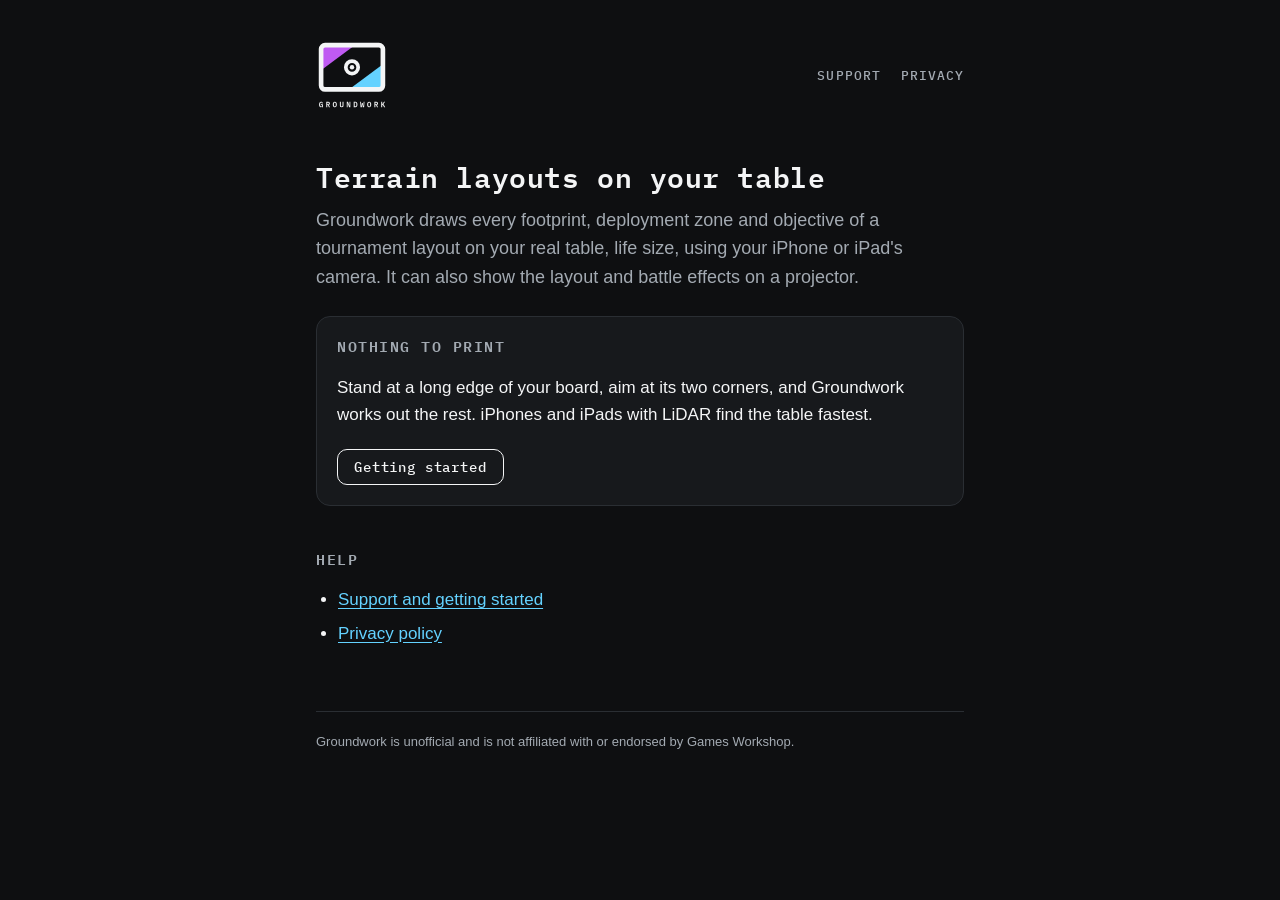
<file: index.html>
<!doctype html>
<html lang="en">
<head>
<meta charset="utf-8">
<meta name="viewport" content="width=device-width, initial-scale=1">
<title>Groundwork</title>
<meta name="description" content="Groundwork draws tournament terrain layouts on your real table in AR, and can run them on a projector.">
<link rel="icon" href="icon.svg" type="image/svg+xml">
<link rel="preconnect" href="https://fonts.googleapis.com">
<link rel="preconnect" href="https://fonts.gstatic.com" crossorigin>
<link rel="stylesheet" href="https://fonts.googleapis.com/css2?family=IBM+Plex+Mono:wght@500;600&display=swap">
<link rel="stylesheet" href="style.css">
</head>
<body>
<div class="page">
  <header class="site">
    <a class="home" href="./"><img src="logo.svg" alt="Groundwork"></a>
    <nav>
      <a href="support/">Support</a>
      <a href="privacy/">Privacy</a>
    </nav>
  </header>

  <main>
    <h1>Terrain layouts on your table</h1>
    <p class="lead">Groundwork draws every footprint, deployment zone and objective of a tournament layout on your real table, life size, using your iPhone or iPad's camera. It can also show the layout and battle effects on a projector.</p>

    <div class="card">
      <h2>Nothing to print</h2>
      <p>Stand at a long edge of your board, aim at its two corners, and Groundwork works out the rest. iPhones and iPads with LiDAR find the table fastest.</p>
      <a class="button" href="support/">Getting started</a>
    </div>

    <h2>Help</h2>
    <ul>
      <li><a href="support/">Support and getting started</a></li>
      <li><a href="privacy/">Privacy policy</a></li>
    </ul>
  </main>

  <footer>
    Groundwork is unofficial and is not affiliated with or endorsed by Games Workshop.
  </footer>
</div>
</body>
</html>
</file>
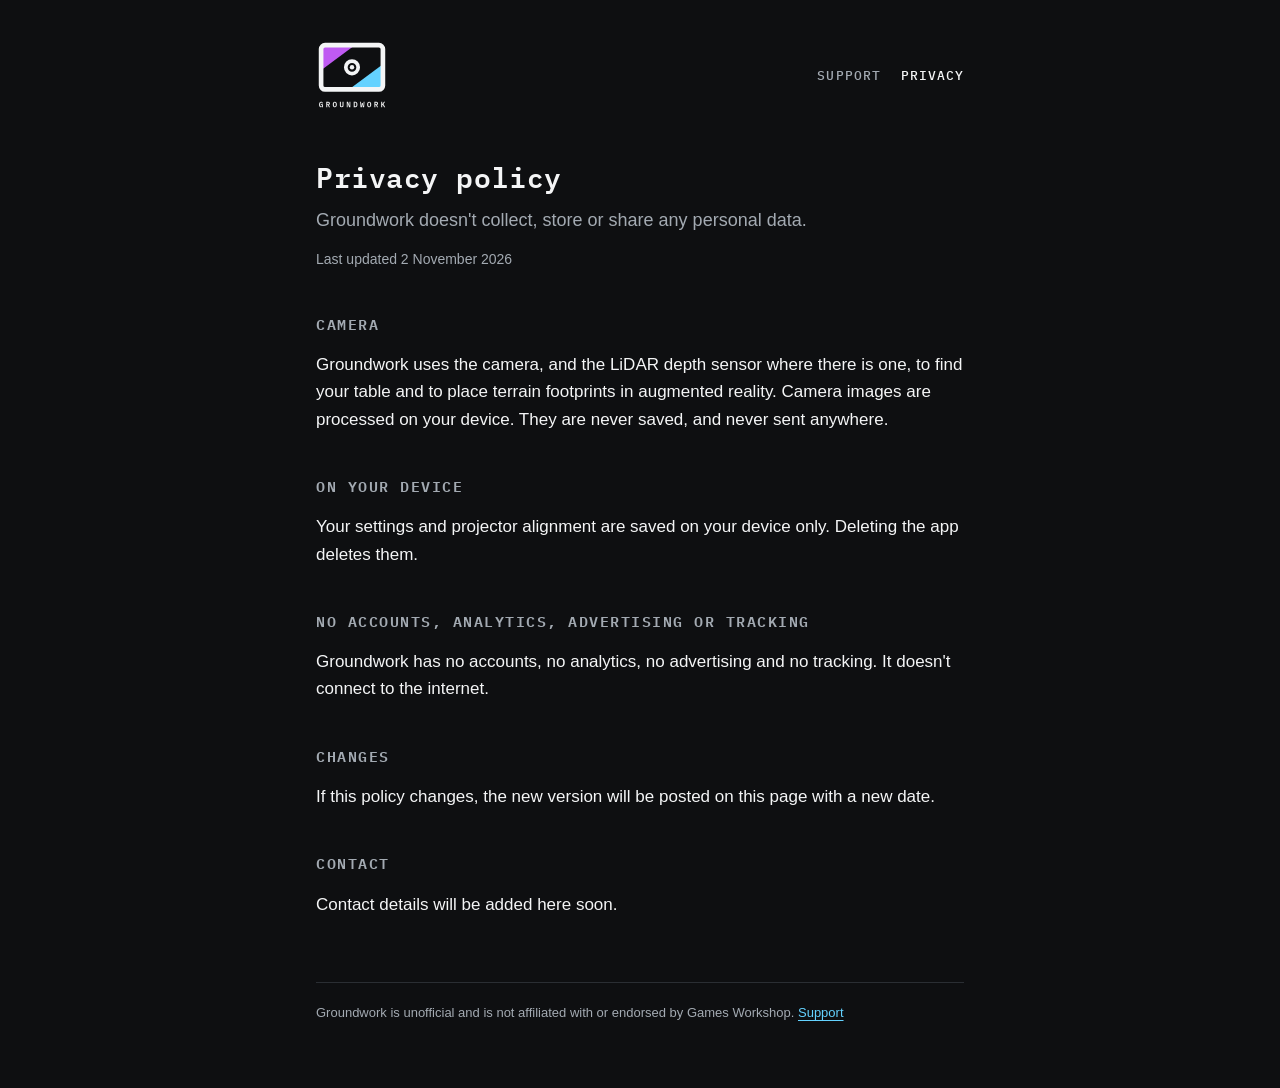
<file: privacy/index.html>
<!doctype html>
<html lang="en">
<head>
<meta charset="utf-8">
<meta name="viewport" content="width=device-width, initial-scale=1">
<title>Groundwork Privacy Policy</title>
<meta name="description" content="Groundwork doesn't collect, store or share any personal data.">
<link rel="icon" href="../icon.svg" type="image/svg+xml">
<link rel="preconnect" href="https://fonts.googleapis.com">
<link rel="preconnect" href="https://fonts.gstatic.com" crossorigin>
<link rel="stylesheet" href="https://fonts.googleapis.com/css2?family=IBM+Plex+Mono:wght@500;600&display=swap">
<link rel="stylesheet" href="../style.css">
</head>
<body>
<div class="page">
  <header class="site">
    <a class="home" href="../"><img src="../logo.svg" alt="Groundwork"></a>
    <nav>
      <a href="../support/">Support</a>
      <a href="./" aria-current="page">Privacy</a>
    </nav>
  </header>

  <main>
    <h1>Privacy policy</h1>
    <p class="lead">Groundwork doesn't collect, store or share any personal data.</p>
    <p class="small">Last updated 2 November 2026</p>

    <h2>Camera</h2>
    <p>Groundwork uses the camera, and the LiDAR depth sensor where there is one, to find your table and to place terrain footprints in augmented reality. Camera images are processed on your device. They are never saved, and never sent anywhere.</p>

    <h2>On your device</h2>
    <p>Your settings and projector alignment are saved on your device only. Deleting the app deletes them.</p>

    <h2>No accounts, analytics, advertising or tracking</h2>
    <p>Groundwork has no accounts, no analytics, no advertising and no tracking. It doesn't connect to the internet.</p>

    <h2>Changes</h2>
    <p>If this policy changes, the new version will be posted on this page with a new date.</p>

    <h2>Contact</h2>
    <p>Contact details will be added here soon.</p>
    <!-- TODO: add the support email address before App Store submission. -->
  </main>

  <footer>
    Groundwork is unofficial and is not affiliated with or endorsed by Games Workshop.
    <a href="../support/">Support</a>
  </footer>
</div>
</body>
</html>
</file>
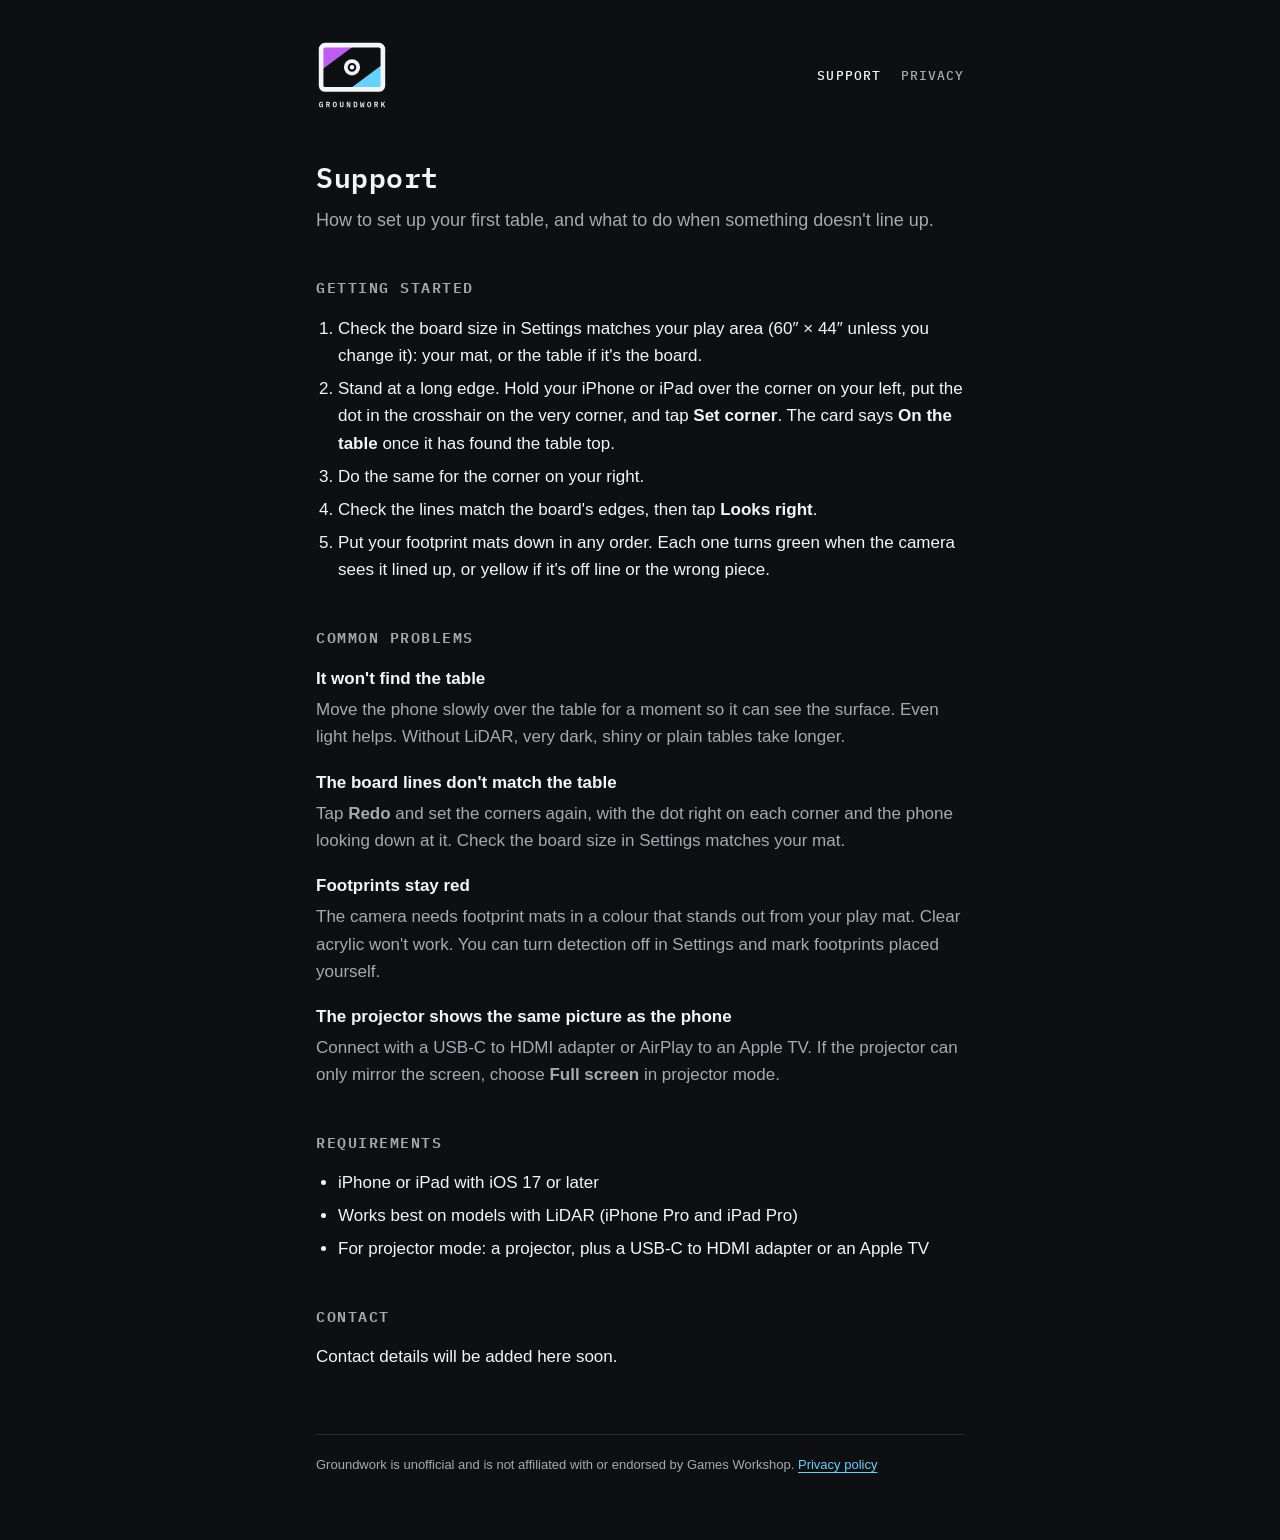
<file: support/index.html>
<!doctype html>
<html lang="en">
<head>
<meta charset="utf-8">
<meta name="viewport" content="width=device-width, initial-scale=1">
<title>Groundwork Support</title>
<meta name="description" content="Getting started with Groundwork, fixes for common problems, and how to get in touch.">
<link rel="icon" href="../icon.svg" type="image/svg+xml">
<link rel="preconnect" href="https://fonts.googleapis.com">
<link rel="preconnect" href="https://fonts.gstatic.com" crossorigin>
<link rel="stylesheet" href="https://fonts.googleapis.com/css2?family=IBM+Plex+Mono:wght@500;600&display=swap">
<link rel="stylesheet" href="../style.css">
</head>
<body>
<div class="page">
  <header class="site">
    <a class="home" href="../"><img src="../logo.svg" alt="Groundwork"></a>
    <nav>
      <a href="./" aria-current="page">Support</a>
      <a href="../privacy/">Privacy</a>
    </nav>
  </header>

  <main>
    <h1>Support</h1>
    <p class="lead">How to set up your first table, and what to do when something doesn't line up.</p>

    <h2>Getting started</h2>
    <ol>
      <li>Check the board size in Settings matches your play area (60&Prime; &times; 44&Prime; unless you change it): your mat, or the table if it's the board.</li>
      <li>Stand at a long edge. Hold your iPhone or iPad over the corner on your left, put the dot in the crosshair on the very corner, and tap <strong>Set corner</strong>. The card says <strong>On the table</strong> once it has found the table top.</li>
      <li>Do the same for the corner on your right.</li>
      <li>Check the lines match the board's edges, then tap <strong>Looks right</strong>.</li>
      <li>Put your footprint mats down in any order. Each one turns green when the camera sees it lined up, or yellow if it's off line or the wrong piece.</li>
    </ol>

    <h2>Common problems</h2>
    <dl>
      <dt>It won't find the table</dt>
      <dd>Move the phone slowly over the table for a moment so it can see the surface. Even light helps. Without LiDAR, very dark, shiny or plain tables take longer.</dd>

      <dt>The board lines don't match the table</dt>
      <dd>Tap <strong>Redo</strong> and set the corners again, with the dot right on each corner and the phone looking down at it. Check the board size in Settings matches your mat.</dd>

      <dt>Footprints stay red</dt>
      <dd>The camera needs footprint mats in a colour that stands out from your play mat. Clear acrylic won't work. You can turn detection off in Settings and mark footprints placed yourself.</dd>

      <dt>The projector shows the same picture as the phone</dt>
      <dd>Connect with a USB-C to HDMI adapter or AirPlay to an Apple TV. If the projector can only mirror the screen, choose <strong>Full screen</strong> in projector mode.</dd>
    </dl>

    <h2>Requirements</h2>
    <ul>
      <li>iPhone or iPad with iOS 17 or later</li>
      <li>Works best on models with LiDAR (iPhone Pro and iPad Pro)</li>
      <li>For projector mode: a projector, plus a USB-C to HDMI adapter or an Apple TV</li>
    </ul>

    <h2>Contact</h2>
    <p>Contact details will be added here soon.</p>
    <!-- TODO: add the support email address before App Store submission. -->
  </main>

  <footer>
    Groundwork is unofficial and is not affiliated with or endorsed by Games Workshop.
    <a href="../privacy/">Privacy policy</a>
  </footer>
</div>
</body>
</html>
</file>
<file: style.css>
:root {
  --bg: #0E0F11;
  --surface: #17191C;
  --line: #2A2E33;
  --text: #F4F5F6;
  --muted: #A3AAB2;
  --cyan: #64D2FF;
  --purple: #BF5AF2;
  --mono: "IBM Plex Mono", ui-monospace, Menlo, monospace;
  --sans: -apple-system, BlinkMacSystemFont, "Segoe UI", Roboto, Helvetica, Arial, sans-serif;
}

* { box-sizing: border-box; }

html { -webkit-text-size-adjust: 100%; }

body {
  margin: 0;
  background: var(--bg);
  color: var(--text);
  font: 17px/1.6 var(--sans);
}

.page {
  max-width: 680px;
  margin: 0 auto;
  padding: 40px 16px 64px;
}

header.site {
  display: flex;
  align-items: center;
  justify-content: space-between;
  gap: 16px;
  margin-bottom: 48px;
}

header.site a.home { display: block; line-height: 0; }
header.site img { width: 72px; height: auto; }

nav { display: flex; gap: 20px; font: 500 13px/1 var(--mono); letter-spacing: 0.08em; text-transform: uppercase; }
nav a { color: var(--muted); text-decoration: none; }
nav a:hover, nav a[aria-current="page"] { color: var(--text); }

h1 {
  font: 600 28px/1.25 var(--mono);
  letter-spacing: 0.02em;
  margin: 0 0 12px;
}

h2 {
  font: 600 15px/1.3 var(--mono);
  letter-spacing: 0.1em;
  text-transform: uppercase;
  color: var(--muted);
  margin: 44px 0 12px;
}

p, li { color: var(--text); }
.lead { color: var(--muted); font-size: 18px; margin: 0 0 8px; }
.small { color: var(--muted); font-size: 14px; }

a { color: var(--cyan); text-underline-offset: 3px; }

ol, ul { padding-left: 22px; }
li { margin: 6px 0; }

.card {
  background: var(--surface);
  border: 1px solid var(--line);
  border-radius: 14px;
  padding: 20px;
  margin: 24px 0;
}

.card h2 { margin-top: 0; }

.button {
  display: inline-block;
  margin-top: 4px;
  padding: 10px 16px;
  border: 1px solid var(--text);
  border-radius: 10px;
  color: var(--text);
  font: 500 14px/1 var(--mono);
  letter-spacing: 0.06em;
  text-decoration: none;
}

.button:hover { background: var(--text); color: var(--bg); }

dl { margin: 0; }
dt { font-weight: 600; margin-top: 18px; }
dd { margin: 4px 0 0; color: var(--muted); }

footer {
  margin-top: 64px;
  padding-top: 20px;
  border-top: 1px solid var(--line);
  color: var(--muted);
  font-size: 13px;
}
</file>
